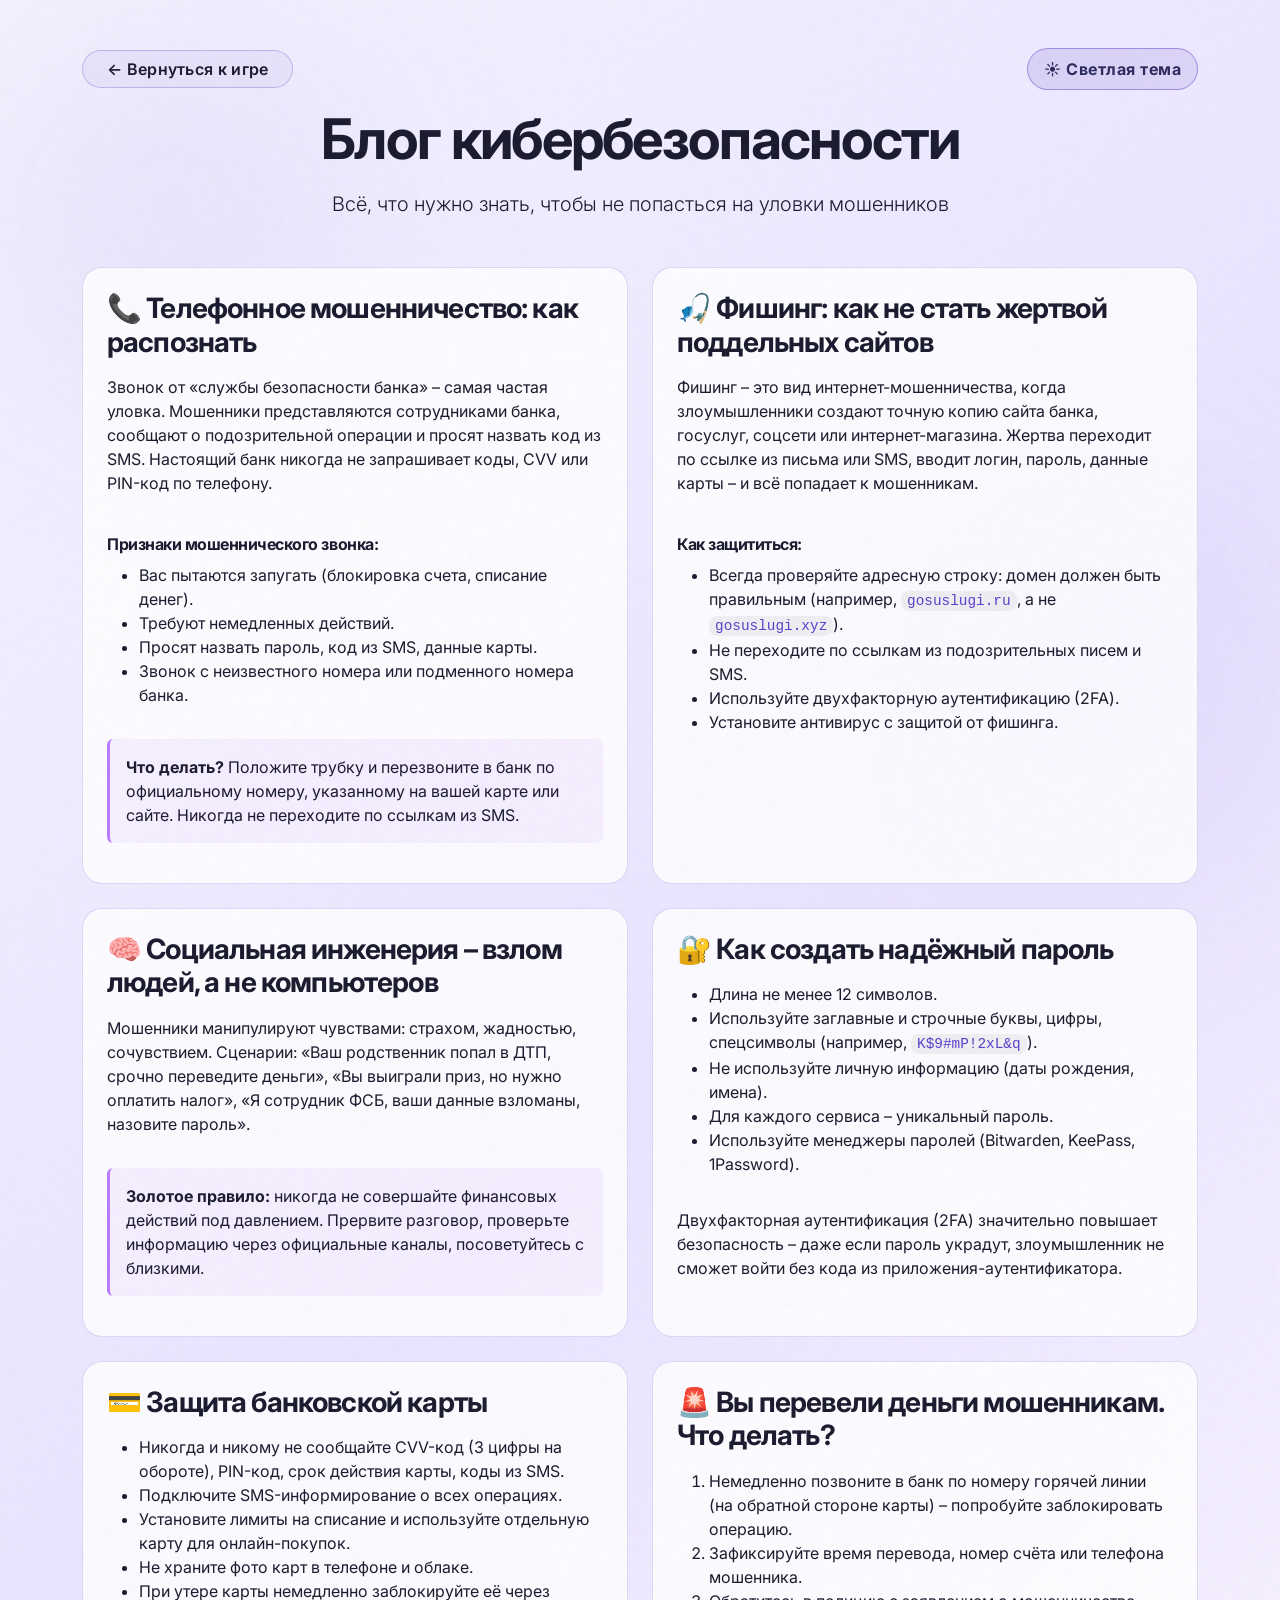
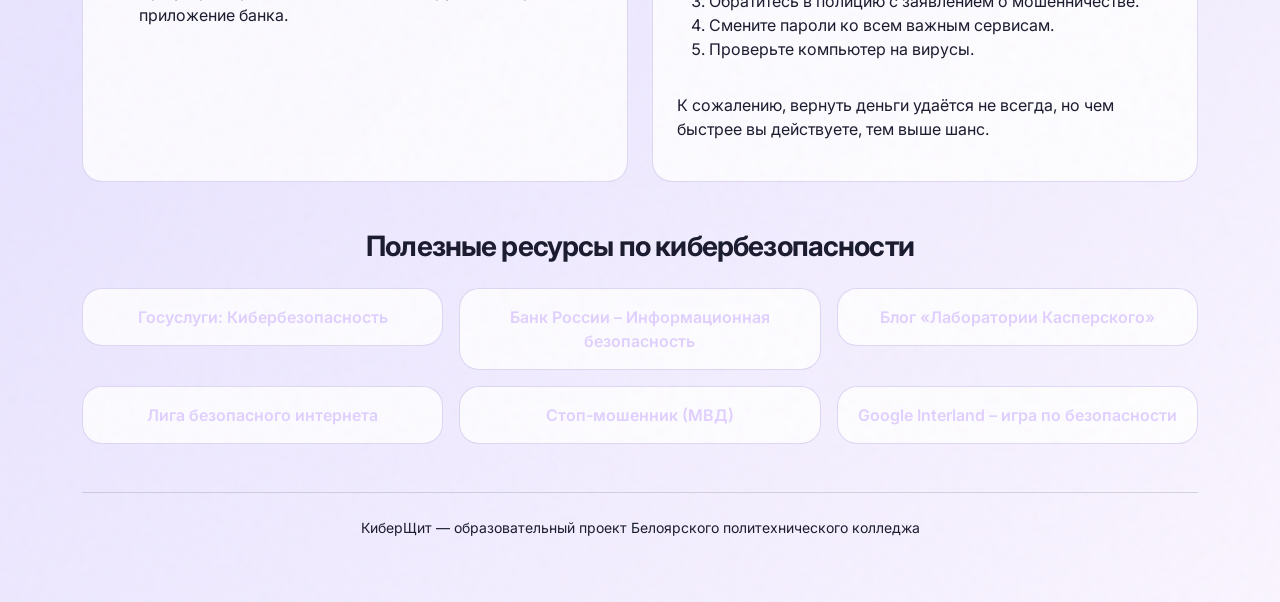
<file: blog.html>
<!DOCTYPE html>
<html lang="ru">

<head>
    <meta charset="UTF-8">
    <meta name="viewport" content="width=device-width, initial-scale=1.0">
    <title>КиберЩит — Блог о кибербезопасности</title>
    <link href="https://cdn.jsdelivr.net/npm/bootstrap@5.3.0/dist/css/bootstrap.min.css" rel="stylesheet">
    <link rel="stylesheet" href="style.css">
</head>

<body>
    <div class="ambient-glow glow-1"></div>
    <div class="ambient-glow glow-2"></div>

    <div class="container py-5">
        <header class="text-center mb-5">
            <div class="d-flex justify-content-between align-items-center mb-3">
                <a href="index.html" class="btn btn-neon rounded-pill px-4">← Вернуться к игре</a>
                <button id="themeToggle" class="btn btn-outline-premium rounded-pill px-3">🌙 Тёмная тема</button>
            </div>
            <h1 class="display-4 fw-bold text-white mb-3">Блог кибербезопасности</h1>
            <p class="lead text-white-50">Всё, что нужно знать, чтобы не попасться на уловки мошенников</p>
        </header>

        <div class="row g-4">
            <div class="col-md-6">
                <div class="card blog-card h-100 p-4">
                    <h3 class="text-white mb-3">📞 Телефонное мошенничество: как распознать</h3>
                    <p>Звонок от «службы безопасности банка» – самая частая уловка. Мошенники представляются
                        сотрудниками банка, сообщают о подозрительной операции и просят назвать код из SMS. Настоящий
                        банк никогда не запрашивает коды, CVV или PIN-код по телефону.</p>
                    <h6 class="text-white mt-4">Признаки мошеннического звонка:</h6>
                    <ul>
                        <li>Вас пытаются запугать (блокировка счета, списание денег).</li>
                        <li>Требуют немедленных действий.</li>
                        <li>Просят назвать пароль, код из SMS, данные карты.</li>
                        <li>Звонок с неизвестного номера или подменного номера банка.</li>
                    </ul>
                    <div class="alert bg-opacity-10 border-0 mt-3"
                        style="background-color: rgba(184, 124, 255, 0.1) !important; border-left: 3px solid #b87cff !important;">
                        <strong class="text-white">Что делать?</strong> <span>Положите трубку и перезвоните в банк по
                            официальному номеру, указанному на вашей карте или сайте. Никогда не переходите по ссылкам
                            из SMS.</span>
                    </div>
                </div>
            </div>

            <div class="col-md-6">
                <div class="card blog-card h-100 p-4">
                    <h3 class="text-white mb-3">🎣 Фишинг: как не стать жертвой поддельных сайтов</h3>
                    <p>Фишинг – это вид интернет-мошенничества, когда злоумышленники создают точную копию сайта банка,
                        госуслуг, соцсети или интернет-магазина. Жертва переходит по ссылке из письма или SMS, вводит
                        логин, пароль, данные карты – и всё попадает к мошенникам.</p>
                    <h6 class="text-white mt-4">Как защититься:</h6>
                    <ul>
                        <li>Всегда проверяйте адресную строку: домен должен быть правильным (например,
                            <code>gosuslugi.ru</code>, а не <code>gosuslugi.xyz</code>).
                        </li>
                        <li>Не переходите по ссылкам из подозрительных писем и SMS.</li>
                        <li>Используйте двухфакторную аутентификацию (2FA).</li>
                        <li>Установите антивирус с защитой от фишинга.</li>
                    </ul>
                </div>
            </div>

            <div class="col-md-6">
                <div class="card blog-card h-100 p-4">
                    <h3 class="text-white mb-3">🧠 Социальная инженерия – взлом людей, а не компьютеров</h3>
                    <p>Мошенники манипулируют чувствами: страхом, жадностью, сочувствием. Сценарии: «Ваш родственник
                        попал в ДТП, срочно переведите деньги», «Вы выиграли приз, но нужно оплатить налог», «Я
                        сотрудник ФСБ, ваши данные взломаны, назовите пароль».</p>
                    <div class="alert bg-opacity-10 border-0 mt-3"
                        style="background-color: rgba(184, 124, 255, 0.1) !important; border-left: 3px solid #b87cff !important;">
                        <strong class="text-white">Золотое правило:</strong> <span>никогда не совершайте финансовых
                            действий под давлением. Прервите разговор, проверьте информацию через официальные каналы,
                            посоветуйтесь с близкими.</span>
                    </div>
                </div>
            </div>

            <div class="col-md-6">
                <div class="card blog-card h-100 p-4">
                    <h3 class="text-white mb-3">🔐 Как создать надёжный пароль</h3>
                    <ul>
                        <li>Длина не менее 12 символов.</li>
                        <li>Используйте заглавные и строчные буквы, цифры, спецсимволы (например,
                            <code>K$9#mP!2xL&q</code>).
                        </li>
                        <li>Не используйте личную информацию (даты рождения, имена).</li>
                        <li>Для каждого сервиса – уникальный пароль.</li>
                        <li>Используйте менеджеры паролей (Bitwarden, KeePass, 1Password).</li>
                    </ul>
                    <p class="mt-3">Двухфакторная аутентификация (2FA) значительно повышает безопасность – даже если
                        пароль украдут, злоумышленник не сможет войти без кода из приложения-аутентификатора.</p>
                </div>
            </div>

            <div class="col-md-6">
                <div class="card blog-card h-100 p-4">
                    <h3 class="text-white mb-3">💳 Защита банковской карты</h3>
                    <ul>
                        <li>Никогда и никому не сообщайте CVV-код (3 цифры на обороте), PIN-код, срок действия карты,
                            коды из SMS.</li>
                        <li>Подключите SMS-информирование о всех операциях.</li>
                        <li>Установите лимиты на списание и используйте отдельную карту для онлайн-покупок.</li>
                        <li>Не храните фото карт в телефоне и облаке.</li>
                        <li>При утере карты немедленно заблокируйте её через приложение банка.</li>
                    </ul>
                </div>
            </div>

            <div class="col-md-6">
                <div class="card blog-card h-100 p-4">
                    <h3 class="text-white mb-3">🚨 Вы перевели деньги мошенникам. Что делать?</h3>
                    <ol>
                        <li>Немедленно позвоните в банк по номеру горячей линии (на обратной стороне карты) – попробуйте
                            заблокировать операцию.</li>
                        <li>Зафиксируйте время перевода, номер счёта или телефона мошенника.</li>
                        <li>Обратитесь в полицию с заявлением о мошенничестве.</li>
                        <li>Смените пароли ко всем важным сервисам.</li>
                        <li>Проверьте компьютер на вирусы.</li>
                    </ol>
                    <p class="mt-3">К сожалению, вернуть деньги удаётся не всегда, но чем быстрее вы действуете, тем
                        выше шанс.</p>
                </div>
            </div>
        </div>

        <div class="mt-5">
            <h3 class="text-white mb-4 text-center">Полезные ресурсы по кибербезопасности</h3>
            <div class="row g-3 justify-content-center">
                <div class="col-md-4 col-sm-6">
                    <div class="blog-card p-3 text-center"><a href="https://www.gosuslugi.ru/cybersecurity"
                            target="_blank" class="fw-semibold">Госуслуги: Кибербезопасность</a></div>
                </div>
                <div class="col-md-4 col-sm-6">
                    <div class="blog-card p-3 text-center"><a href="https://cbr.ru/information_security/"
                            target="_blank" class="fw-semibold">Банк России – Информационная безопасность</a></div>
                </div>
                <div class="col-md-4 col-sm-6">
                    <div class="blog-card p-3 text-center"><a href="https://www.kaspersky.ru/blog/" target="_blank"
                            class="fw-semibold">Блог «Лаборатории Касперского»</a></div>
                </div>
                <div class="col-md-4 col-sm-6">
                    <div class="blog-card p-3 text-center"><a href="https://safeinternet.ru/" target="_blank"
                            class="fw-semibold">Лига безопасного интернета</a></div>
                </div>
                <div class="col-md-4 col-sm-6">
                    <div class="blog-card p-3 text-center"><a href="https://www.stop-fraud.ru/" target="_blank"
                            class="fw-semibold">Стоп-мошенник (МВД)</a></div>
                </div>
                <div class="col-md-4 col-sm-6">
                    <div class="blog-card p-3 text-center"><a href="https://beinternetawesome.withgoogle.com/ru_ru/"
                            target="_blank" class="fw-semibold">Google Interland – игра по безопасности</a></div>
                </div>
            </div>
        </div>

        <footer class="text-center mt-5 pt-4 border-top border-secondary border-opacity-25">
            <p class="text-muted small">КиберЩит — образовательный проект Белоярского политехнического колледжа</p>
        </footer>
    </div>

    <script src="https://cdn.jsdelivr.net/npm/bootstrap@5.3.0/dist/js/bootstrap.bundle.min.js"></script>
    <script src="script.js"></script>
</body>

</html>
</file>
<file: style.css>
@import url('https://fonts.googleapis.com/css2?family=Inter:opsz,wght@14..32,400;14..32,500;14..32,600;14..32,700;14..32,800&display=swap');

* {
    margin: 0;
    padding: 0;
    box-sizing: border-box;
}

body {
    font-family: 'Inter', sans-serif;
    min-height: 100vh;
    position: relative;
    overflow-x: hidden;
    background: linear-gradient(135deg, #0a0a14, #1a0a2e, #0a0a1a);
    background-size: 400% 400%;
    animation: gradientShift 12s ease infinite;
    color: #e0d0ff;
}

@keyframes gradientShift {
    0% {
        background-position: 0% 50%;
    }

    50% {
        background-position: 100% 50%;
    }

    100% {
        background-position: 0% 50%;
    }
}

.ambient-glow {
    position: fixed;
    width: 600px;
    height: 600px;
    border-radius: 50%;
    background: radial-gradient(circle, rgba(184, 124, 255, 0.15) 0%, rgba(0, 0, 0, 0) 70%);
    filter: blur(80px);
    z-index: -1;
    animation: floatGlow 15s ease-in-out infinite alternate;
    pointer-events: none;
}

.glow-1 {
    top: -10%;
    left: -10%;
}

.glow-2 {
    bottom: -10%;
    right: -10%;
    animation-delay: -5s;
    background: radial-gradient(circle, rgba(59, 130, 246, 0.1) 0%, rgba(0, 0, 0, 0) 70%);
}

@keyframes floatGlow {
    0% {
        transform: translate(0, 0) scale(1);
    }

    100% {
        transform: translate(30px, 50px) scale(1.1);
    }
}

body::after {
    content: "";
    position: absolute;
    top: 0;
    left: 0;
    width: 100%;
    height: 100%;
    pointer-events: none;
    z-index: 9999;
    opacity: 0.035;
    background-image: url("data:image/svg+xml,%3Csvg viewBox='0 0 200 200' xmlns='http://www.w3.org/2000/svg'%3E%3Cfilter id='noiseFilter'%3E%3CfeTurbulence type='fractalNoise' baseFrequency='0.65' numOctaves='3' stitchTiles='stitch'/%3E%3C/filter%3E%3Crect width='100%25' height='100%25' filter='url(%23noiseFilter)'/%3E%3C/svg%3E");
}

h1,
h2,
h3,
h4,
h5,
h6 {
    letter-spacing: -0.03em;
    font-weight: 700;
    color: #f0f0ff !important;
}

.text-white {
    color: #f0f0ff !important;
}

.text-white-50 {
    color: #cdc0ff !important;
}

.text-muted {
    color: #b8aaff !important;
    opacity: 1;
}

.small,
.form-label,
.fw-semibold,
.fw-medium,
.badge,
.alert,
.progress span,
.text-end,
.mt-1 small {
    color: #e0d0ff !important;
}

#trustValue,
.trust-value,
.progress+.text-end,
.d-flex.justify-content-between span {
    color: #c8b0ff !important;
    font-weight: bold;
}

#successCounter,
.counter-num {
    color: #b87cff !important;
    font-weight: bold;
    text-shadow: 0 0 3px #b87cff;
}

#dialogText,
.dialog-card p,
.alert p,
.alert .mb-0,
.dialog-card .mb-0,
#dangerModal .alert,
.modal-body p {
    color: #e0d0ff !important;
    font-weight: 500;
    line-height: 1.6;
}

.alert strong {
    color: #ffffff !important;
}

.card-glossy {
    background: rgba(15, 15, 25, 0.75);
    backdrop-filter: blur(20px) saturate(180%);
    -webkit-backdrop-filter: blur(20px) saturate(180%);
    border: 1px solid rgba(255, 255, 255, 0.08);
    border-top: 1px solid rgba(255, 255, 255, 0.15);
    box-shadow: 0 25px 50px -12px rgba(0, 0, 0, 0.5), inset 0 1px 1px rgba(255, 255, 255, 0.05);
    border-radius: 24px;
    transition: transform 0.4s cubic-bezier(0.175, 0.885, 0.32, 1.275), box-shadow 0.4s ease;
}

.card-glossy:hover {
    transform: translateY(-6px);
    box-shadow: 0 30px 60px -18px rgba(184, 124, 255, 0.3), inset 0 1px 1px rgba(255, 255, 255, 0.1);
}

.blog-card {
    background: rgba(15, 15, 25, 0.7);
    backdrop-filter: blur(12px);
    border: 1px solid rgba(184, 124, 255, 0.3);
    border-radius: 20px;
    transition: transform 0.3s cubic-bezier(0.175, 0.885, 0.32, 1.275), box-shadow 0.3s ease, border-color 0.3s ease;
}

.blog-card:hover {
    transform: translateY(-6px);
    border-color: rgba(184, 124, 255, 0.8);
    box-shadow: 0 15px 30px -10px rgba(184, 124, 255, 0.3);
}

.blog-card a {
    color: #b87cff;
    text-decoration: none;
    transition: color 0.2s, text-shadow 0.2s;
}

.blog-card a:hover {
    color: #e0c0ff;
    text-decoration: underline;
    text-shadow: 0 0 8px rgba(184, 124, 255, 0.5);
}

.blog-card p,
.blog-card li,
.blog-card ol li,
.blog-card .alert,
.blog-card .text-white-50,
.blog-card span {
    color: #f8f4ff !important;
    font-weight: 400;
    line-height: 1.5;
}

.blog-card code {
    color: #e0b0ff;
    background: rgba(0, 0, 0, 0.3);
    padding: 2px 6px;
    border-radius: 8px;
    font-size: 0.9em;
}

.btn-neon {
    transition: all 0.4s cubic-bezier(0.175, 0.885, 0.32, 1.275);
    font-weight: 600;
    letter-spacing: 0.3px;
    background: rgba(184, 124, 255, 0.05);
    border: 1px solid rgba(184, 124, 255, 0.3);
    color: #e0d0ff !important;
    transform: translateY(0);
    position: relative;
    overflow: hidden;
    backdrop-filter: blur(4px);
}

.btn-neon::before {
    content: '';
    position: absolute;
    top: 0;
    left: -100%;
    width: 100%;
    height: 100%;
    background: linear-gradient(90deg, transparent, rgba(255, 255, 255, 0.1), transparent);
    transition: left 0.6s ease;
}

.btn-neon:hover {
    transform: translateY(-3px);
    box-shadow: 0 8px 25px -5px rgba(184, 124, 255, 0.3), 0 0 15px rgba(184, 124, 255, 0.1);
    background: rgba(184, 124, 255, 0.15);
    border-color: rgba(184, 124, 255, 0.8);
    color: #ffffff !important;
}

.btn-neon:hover::before {
    left: 100%;
}

.btn-neon:active {
    transform: translateY(1px) scale(0.98);
}

@keyframes answerPop {
    0% {
        opacity: 0;
        transform: translateY(15px) scale(0.95);
    }

    100% {
        opacity: 1;
        transform: translateY(0) scale(1);
    }
}

#answerButtons .btn {
    text-align: left;
    white-space: normal;
    padding: 14px 20px;
    border-radius: 16px !important;
    font-weight: 500;
    background: rgba(20, 10, 30, 0.95);
    border: 1px solid rgba(184, 124, 255, 0.5);
    transition: all 0.25s cubic-bezier(0.2, 0.9, 0.4, 1.1);
    color: #e0d0ff !important;
    animation: answerPop 0.4s cubic-bezier(0.175, 0.885, 0.32, 1.275) backwards;
    animation-delay: calc(var(--order, 0) * 0.08s);
}

#answerButtons .btn:hover {
    background: #2a1a3a;
    border-color: #b87cff;
    transform: translateX(6px);
    color: #b87cff !important;
    box-shadow: 0 0 8px #b87cff;
}

.risk-panel {
    background: rgba(10, 5, 20, 0.6);
    backdrop-filter: blur(12px);
    border-radius: 28px;
    padding: 12px 20px;
    border: 1px solid rgba(184, 124, 255, 0.25);
    box-shadow: 0 8px 20px rgba(0, 0, 0, 0.2);
}

.risk-header {
    display: flex;
    justify-content: space-between;
    align-items: baseline;
    margin-bottom: 12px;
    flex-wrap: wrap;
    gap: 10px;
}

.risk-title {
    display: flex;
    align-items: center;
    gap: 8px;
    font-weight: 700;
    font-size: 0.9rem;
    letter-spacing: 0.5px;
    background: rgba(184, 124, 255, 0.15);
    padding: 5px 14px;
    border-radius: 40px;
    color: #cdc0ff;
}

.risk-percent {
    font-size: 1.8rem;
    font-weight: 800;
    background: linear-gradient(135deg, #fff, #b87cff);
    -webkit-background-clip: text;
    background-clip: text;
    color: transparent;
    text-shadow: 0 0 10px rgba(184, 124, 255, 0.3);
    line-height: 1;
}

.progress-premium {
    background: rgba(0, 0, 0, 0.6);
    border-radius: 20px;
    height: 12px;
    overflow: hidden;
    box-shadow: inset 0 1px 4px rgba(0, 0, 0, 0.4), 0 0 0 1px rgba(184, 124, 255, 0.3);
    margin: 12px 0;
}

.progress-bar-premium {
    height: 100%;
    width: 0%;
    border-radius: 20px;
    transition: width 0.5s cubic-bezier(0.2, 0.9, 0.4, 1.1);
    position: relative;
    box-shadow: 0 0 6px currentColor;
}

.progress-bar-premium.low-risk {
    background: linear-gradient(90deg, #2ecc71, #27ae60);
    box-shadow: 0 0 10px #2ecc71;
}

.progress-bar-premium.medium-risk {
    background: linear-gradient(90deg, #f39c12, #e67e22);
    box-shadow: 0 0 10px #f39c12;
}

.progress-bar-premium.high-risk {
    background: linear-gradient(90deg, #e74c3c, #c0392b);
    box-shadow: 0 0 12px #e74c3c;
}

.risk-status {
    display: flex;
    justify-content: flex-end;
    margin-top: 8px;
}

.risk-badge {
    font-size: 0.75rem;
    font-weight: 700;
    text-transform: uppercase;
    letter-spacing: 1px;
    display: inline-flex;
    align-items: center;
    gap: 6px;
    background: rgba(0, 0, 0, 0.5);
    backdrop-filter: blur(4px);
    padding: 5px 14px;
    border-radius: 60px;
    transition: all 0.3s;
}

.risk-badge.low {
    color: #2ecc71;
    text-shadow: 0 0 4px #2ecc71;
    border: 1px solid rgba(46, 204, 113, 0.3);
}

.risk-badge.medium {
    color: #f39c12;
    text-shadow: 0 0 4px #f39c12;
    border: 1px solid rgba(243, 156, 18, 0.3);
}

.risk-badge.high {
    color: #e74c3c;
    text-shadow: 0 0 6px #e74c3c;
    border: 1px solid rgba(231, 76, 60, 0.5);
    animation: riskPulse 1.2s infinite;
}

@keyframes riskPulse {
    0% {
        text-shadow: 0 0 2px #e74c3c;
        opacity: 0.9;
    }

    50% {
        text-shadow: 0 0 12px #e74c3c;
        opacity: 1;
    }

    100% {
        text-shadow: 0 0 2px #e74c3c;
        opacity: 0.9;
    }
}

.btn-glass {
    background: rgba(20, 20, 40, 0.6);
    backdrop-filter: blur(8px);
    border: 1px solid rgba(184, 124, 255, 0.4);
    color: #e0d0ff;
    font-weight: 600;
    padding: 8px 24px;
    border-radius: 40px;
    transition: all 0.3s cubic-bezier(0.2, 0.9, 0.4, 1.1);
    letter-spacing: 0.3px;
}

.btn-glass:hover {
    background: rgba(184, 124, 255, 0.2);
    border-color: #b87cff;
    color: white;
    transform: translateY(-2px);
    box-shadow: 0 5px 15px rgba(184, 124, 255, 0.2);
}

.btn-glass:active {
    transform: translateY(1px);
}

.btn-danger-premium {
    background: linear-gradient(135deg, #ff1a4f, #cc0030);
    border: none;
    color: white;
    font-weight: 700;
    padding: 8px 28px;
    border-radius: 40px;
    transition: all 0.3s ease;
    box-shadow: 0 4px 12px rgba(255, 30, 80, 0.3);
}

.btn-danger-premium:hover {
    transform: translateY(-2px);
    box-shadow: 0 8px 20px rgba(255, 30, 80, 0.5);
    background: linear-gradient(135deg, #ff3366, #e00040);
}

.btn-outline-premium {
    background: transparent;
    border: 1px solid rgba(184, 124, 255, 0.5);
    color: #cdc0ff;
    border-radius: 40px;
    padding: 8px 24px;
    font-weight: 500;
    transition: all 0.3s;
}

.btn-outline-premium:hover {
    background: rgba(184, 124, 255, 0.1);
    border-color: #b87cff;
    color: white;
    transform: translateY(-2px);
}

#dangerModal .modal-content {
    background: rgba(10, 5, 20, 0.95);
    backdrop-filter: blur(24px);
    border: 1px solid rgba(255, 80, 120, 0.5);
    border-top: 2px solid #ff4d6d;
    box-shadow: 0 0 40px rgba(255, 50, 100, 0.3), 0 25px 40px rgba(0, 0, 0, 0.5);
    animation: modalGlow 0.5s ease-out, modalFadeIn 0.4s cubic-bezier(0.175, 0.885, 0.32, 1.275);
}

@keyframes modalGlow {
    0% {
        box-shadow: 0 0 0 0 rgba(255, 80, 120, 0);
        border-color: rgba(255, 80, 120, 0.2);
    }

    100% {
        box-shadow: 0 0 40px 5px rgba(255, 50, 100, 0.4);
        border-color: #ff4d6d;
    }
}

#dangerModal .modal-header {
    border-bottom: 1px solid rgba(255, 80, 120, 0.4);
    background: linear-gradient(135deg, rgba(255, 80, 120, 0.15), rgba(0, 0, 0, 0));
    padding: 1.25rem 1.5rem;
}

#dangerModal .modal-title {
    font-weight: 800;
    letter-spacing: -0.02em;
    text-shadow: 0 0 8px rgba(255, 80, 120, 0.5);
    display: flex;
    align-items: center;
    gap: 10px;
}

.danger-icon {
    display: inline-block;
    animation: iconShake 0.6s ease-in-out infinite;
    filter: drop-shadow(0 0 6px #ff4d6d);
}

@keyframes iconShake {

    0%,
    100% {
        transform: rotate(0deg);
    }

    25% {
        transform: rotate(8deg) scale(1.1);
    }

    75% {
        transform: rotate(-8deg) scale(1.1);
    }
}

#dangerModal .modal-body {
    padding: 1.8rem;
    font-size: 1.05rem;
}

#dangerModal .alert {
    background: rgba(255, 80, 120, 0.15) !important;
    border-left: 4px solid #ff4d6d !important;
    border-radius: 16px;
    color: #ffe0e6 !important;
    font-weight: 500;
    backdrop-filter: blur(4px);
}

#dangerModal .modal-footer {
    border-top: 1px solid rgba(255, 80, 120, 0.3);
    background: rgba(0, 0, 0, 0.4);
    justify-content: center;
    padding: 1.2rem;
}

.btn-premium-danger {
    background: linear-gradient(95deg, #ff1a4f, #b00030);
    border: none;
    color: white;
    font-weight: 700;
    padding: 12px 28px;
    border-radius: 60px;
    letter-spacing: 0.5px;
    transition: all 0.3s cubic-bezier(0.2, 0.9, 0.4, 1.1);
    box-shadow: 0 6px 14px rgba(255, 30, 80, 0.4);
    position: relative;
    overflow: hidden;
}

.btn-premium-danger::before {
    content: '';
    position: absolute;
    top: 0;
    left: -100%;
    width: 100%;
    height: 100%;
    background: linear-gradient(90deg, transparent, rgba(255, 255, 255, 0.2), transparent);
    transition: left 0.5s;
}

.btn-premium-danger:hover {
    transform: translateY(-3px);
    box-shadow: 0 12px 25px rgba(255, 30, 80, 0.6);
    background: linear-gradient(95deg, #ff3366, #cc0030);
}

.btn-premium-danger:hover::before {
    left: 100%;
}

.btn-premium-danger:active {
    transform: translateY(2px);
}

.bg-gradient-danger {
    background: linear-gradient(135deg, #3a0a3a, #1a0a2a);
    border: 1px solid #b87cff;
}

.bg-gradient-success {
    background: linear-gradient(135deg, #2a0a3a, #0a0a1a);
    border: 1px solid #b87cff;
}

.modal-backdrop.show {
    opacity: 0.7;
    backdrop-filter: blur(6px);
}

.modal-content {
    border-radius: 24px;
    background: rgba(15, 15, 25, 0.85);
    backdrop-filter: blur(20px);
    border: 1px solid rgba(255, 255, 255, 0.1);
    border-top: 1px solid rgba(255, 255, 255, 0.2);
    color: #e0d0ff;
    animation: modalFadeIn 0.4s cubic-bezier(0.175, 0.885, 0.32, 1.275) forwards;
}

@keyframes modalFadeIn {
    from {
        opacity: 0;
        transform: translateY(30px) scale(0.95);
    }

    to {
        opacity: 1;
        transform: translateY(0) scale(1);
    }
}

.modal-header {
    border-bottom: 1px solid rgba(184, 124, 255, 0.2);
}

.modal-footer {
    border-top: 1px solid rgba(184, 124, 255, 0.2);
    background: rgba(20, 10, 30, 0.5);
}

.toast {
    background: rgba(15, 15, 25, 0.85) !important;
    backdrop-filter: blur(12px);
    border: 1px solid rgba(184, 124, 255, 0.3);
    color: #e0d0ff !important;
}

@media (max-width: 768px) {
    .btn-neon {
        font-size: 0.85rem;
        padding: 10px 14px;
    }

    #answerButtons .btn {
        padding: 10px 14px;
        font-size: 0.85rem;
    }

    .glow-circle {
        width: 60px;
        height: 60px;
    }

    .ambient-glow {
        width: 300px;
        height: 300px;
    }

    .risk-percent {
        font-size: 1.4rem;
    }

    .risk-panel {
        padding: 10px 16px;
    }
}

#particleCanvas {
    position: fixed;
    top: 0;
    left: 0;
    width: 100%;
    height: 100%;
    pointer-events: none;
    z-index: 9998;
}

/* ========== СВЕТЛАЯ ТЕМА ========== */
body.light-theme {
    background: linear-gradient(135deg, #f5f3ff, #e9e4ff, #faf5ff);
    color: #1a1a2e;
}

body.light-theme .ambient-glow {
    background: radial-gradient(circle, rgba(100, 70, 200, 0.08) 0%, rgba(0, 0, 0, 0) 70%);
}

body.light-theme .card-glossy,
body.light-theme .blog-card,
body.light-theme .risk-panel {
    background: rgba(255, 255, 255, 0.8);
    backdrop-filter: blur(12px);
    border: 1px solid rgba(100, 70, 200, 0.2);
    color: #1a1a2e;
}

body.light-theme .card-glossy:hover,
body.light-theme .blog-card:hover {
    border-color: #6a4eff;
    box-shadow: 0 15px 30px -10px rgba(100, 70, 200, 0.2);
}

body.light-theme h1,
body.light-theme h2,
body.light-theme h3,
body.light-theme h4,
body.light-theme h5,
body.light-theme h6,
body.light-theme .text-white,
body.light-theme .text-white-50,
body.light-theme .text-muted {
    color: #1a1a2e !important;
}

body.light-theme .btn-neon {
    background: rgba(100, 70, 200, 0.05);
    border-color: rgba(100, 70, 200, 0.3);
    color: #1a1a2e !important;
}

body.light-theme .btn-neon:hover {
    background: rgba(100, 70, 200, 0.15);
    border-color: #6a4eff;
    color: #000 !important;
}

body.light-theme #answerButtons .btn {
    background: rgba(240, 240, 255, 0.95);
    border-color: rgba(100, 70, 200, 0.4);
    color: #1a1a2e !important;
}

body.light-theme #answerButtons .btn:hover {
    background: #e0d9ff;
    border-color: #6a4eff;
    color: #000 !important;
}

body.light-theme .risk-title,
body.light-theme .risk-percent,
body.light-theme .risk-badge {
    background: rgba(100, 70, 200, 0.1);
    color: #2d2a5e;
}

body.light-theme .progress-premium {
    background: rgba(0, 0, 0, 0.1);
    box-shadow: inset 0 1px 4px rgba(0, 0, 0, 0.1);
}

body.light-theme .modal-content {
    background: rgba(255, 255, 255, 0.95);
    color: #1a1a2e;
    border: 1px solid rgba(100, 70, 200, 0.3);
}

body.light-theme .modal-header,
body.light-theme .modal-footer {
    border-color: rgba(100, 70, 200, 0.2);
}

body.light-theme .btn-glass {
    background: rgba(255, 255, 255, 0.7);
    color: #1a1a2e;
    border-color: rgba(100, 70, 200, 0.3);
}

body.light-theme .btn-glass:hover {
    background: rgba(100, 70, 200, 0.1);
    color: #000;
}

body.light-theme .toast {
    background: rgba(255, 255, 255, 0.85) !important;
    color: #1a1a2e !important;
    border-color: rgba(100, 70, 200, 0.3);
}

body.light-theme .blog-card a {
    color: #6a4eff;
}

body.light-theme .blog-card a:hover {
    color: #4a2db0;
    text-shadow: none;
}

body.light-theme .blog-card code {
    background: rgba(0, 0, 0, 0.05);
    color: #5a3ecc;
}

/* Дополнительные стили для текста блога в светлой теме */
body.light-theme .blog-card p,
body.light-theme .blog-card li,
body.light-theme .blog-card ol li,
body.light-theme .blog-card ul li,
body.light-theme .blog-card .alert,
body.light-theme .blog-card .text-white-50,
body.light-theme .blog-card .text-muted,
body.light-theme .blog-card span:not(.text-white):not(.text-white-50),
body.light-theme .blog-card strong,
body.light-theme .blog-card h6 {
    color: #1a1a2e !important;
}

body.light-theme .blog-card .alert {
    background-color: rgba(100, 70, 200, 0.1) !important;
    border-left-color: #6a4eff !important;
}

body.light-theme .blog-card .alert strong {
    color: #1a1a2e !important;
}

body.light-theme .blog-card .alert span {
    color: #1a1a2e !important;
}

/* ========== ПРЕМИАЛЬНАЯ КНОПКА ТЕМЫ ========== */
#themeToggle {
    background: linear-gradient(135deg, rgba(184, 124, 255, 0.15), rgba(100, 70, 200, 0.1));
    border: 1px solid rgba(184, 124, 255, 0.5);
    backdrop-filter: blur(8px);
    font-weight: 700;
    letter-spacing: 0.5px;
    transition: all 0.4s cubic-bezier(0.175, 0.885, 0.32, 1.275);
    position: relative;
    overflow: hidden;
}

#themeToggle::before {
    content: '';
    position: absolute;
    top: 0;
    left: -100%;
    width: 100%;
    height: 100%;
    background: linear-gradient(90deg, transparent, rgba(255, 255, 255, 0.2), transparent);
    transition: left 0.6s ease;
}

#themeToggle:hover {
    transform: translateY(-2px) scale(1.02);
    box-shadow: 0 0 15px rgba(184, 124, 255, 0.5);
    border-color: #b87cff;
}

#themeToggle:hover::before {
    left: 100%;
}

#themeToggle:active {
    transform: scale(0.98);
}

body.light-theme #themeToggle {
    background: linear-gradient(135deg, rgba(100, 70, 200, 0.15), rgba(80, 50, 180, 0.1));
    border-color: rgba(100, 70, 200, 0.5);
    color: #2d2a5e !important;
}

body.light-theme #themeToggle:hover {
    box-shadow: 0 0 15px rgba(100, 70, 200, 0.4);
}

/* ========== ЭФФЕКТЫ ОТВЕТОВ ========== */
/* Оверлей для вспышки (красный/зелёный) */
.flash-overlay {
    position: fixed;
    top: 0;
    left: 0;
    width: 100%;
    height: 100%;
    pointer-events: none;
    z-index: 10000;
    transition: opacity 0.3s ease-out;
    opacity: 0;
}

.flash-overlay.red {
    background: radial-gradient(circle, rgba(255, 60, 80, 0.2), transparent);
}

.flash-overlay.green {
    background: radial-gradient(circle, rgba(80, 220, 100, 0.15), transparent);
}

/* Тряска фона */
.shake-body {
    animation: shakeEffect 0.4s cubic-bezier(0.36, 0.07, 0.19, 0.97) both;
}

@keyframes shakeEffect {
    0% {
        transform: translate(0, 0);
    }

    20% {
        transform: translate(-4px, 0);
    }

    40% {
        transform: translate(4px, 0);
    }

    60% {
        transform: translate(-2px, 0);
    }

    80% {
        transform: translate(2px, 0);
    }

    100% {
        transform: translate(0, 0);
    }
}

/* Дополнительная анимация для карточек при загрузке */
@keyframes cardGlow {
    0% {
        box-shadow: 0 0 0 0 rgba(184, 124, 255, 0.4);
    }

    70% {
        box-shadow: 0 0 0 10px rgba(184, 124, 255, 0);
    }

    100% {
        box-shadow: 0 0 0 0 rgba(184, 124, 255, 0);
    }
}

.card-glossy,
.blog-card {
    animation: cardGlow 2s infinite;
    animation-play-state: paused;
}

.card-glossy:hover,
.blog-card:hover {
    animation-play-state: running;
}

/* Пульсация для кнопки "Начать игру" */
@keyframes pulseNeon {
    0% {
        box-shadow: 0 0 0 0 rgba(184, 124, 255, 0.4);
    }

    70% {
        box-shadow: 0 0 0 12px rgba(184, 124, 255, 0);
    }

    100% {
        box-shadow: 0 0 0 0 rgba(184, 124, 255, 0);
    }
}

#startGameBtn {
    animation: pulseNeon 2s infinite;
}

#startGameBtn:hover {
    animation: none;
}
</file>
